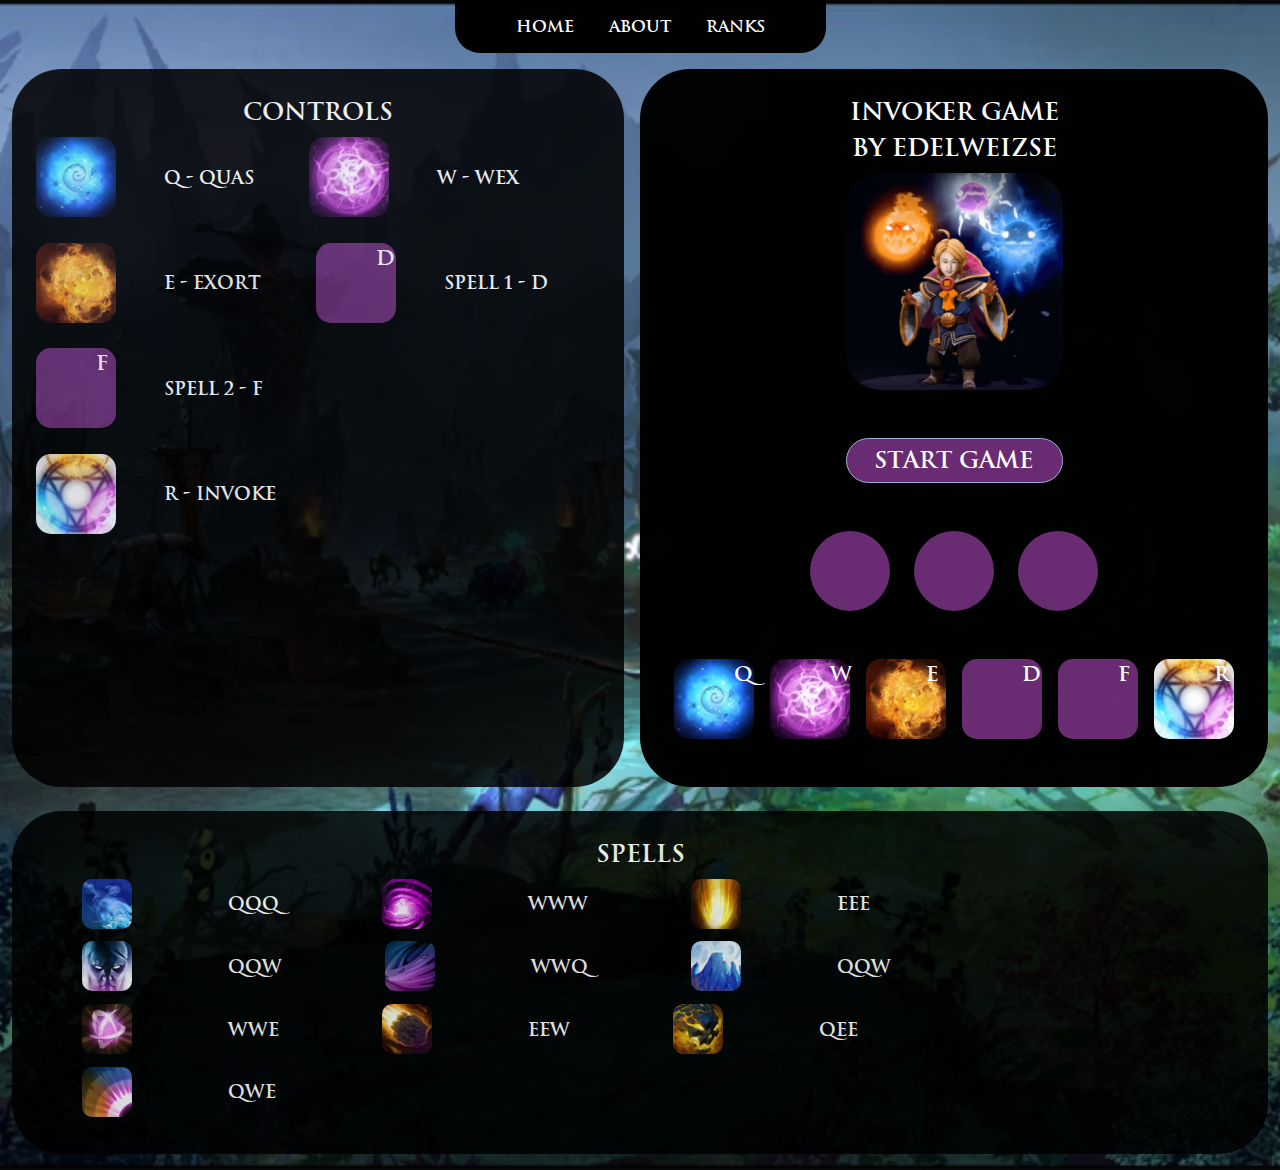
<file: index.html>
<!DOCTYPE html>
<html lang="en">
  <head>
    <meta charset="UTF-8" />
    <meta viewport="width=device-width, initial-scale=1.0" />
    <title>Invoker Game | Home</title>
    <link rel="icon" type="image/x-icon" href="./images/favicon.ico" />
    <link rel="stylesheet" href="./styles/index.css" />
    <link href="https://cdn.jsdelivr.net/npm/bootstrap@5.3.3/dist/css/bootstrap.min.css" rel="stylesheet" integrity="sha384-QWTKZyjpPEjISv5WaRU9OFeRpok6YctnYmDr5pNlyT2bRjXh0JMhjY6hW+ALEwIH" crossorigin="anonymous">
  </head>
  <body>
    <nav class="container-fluid d-flex">
      <div class="mx-auto justify-items-center px-5 py-1">
        <a href="#" class="btn text-white" onclick="loadContent('./components/startgame.html'); resetTimer()">Home</a>
        <a href="about.html" class="btn text-white" >about</a>
        <a href="ranks.html" class="btn text-white">ranks</a>
      </div>
    </nav>
    <div class="container-fluid py-3 px-4">
      <div class="row gy-4 column-gap-3">
        <div class="col-12 col-xl bg-black controls py-4">
          <div class="text-center text-white">Controls</div>
          <div class="d-block-flex container mt-2">
            <div class="d-inline-flex ctrl-text">
              <div class="spell-bar-item" data-img="./images/spheres/quas.png"></div>
              <div class="my-auto text-white px-5">q - quas</div>
            </div>
            <div class="d-inline-flex ctrl-text">
              <div class="spell-bar-item" data-img="./images/spheres/wex.png"></div>
              <div class="my-auto text-white px-5">w - wex</div>
            </div>
            <div class="d-inline-flex ctrl-text">
              <div class="spell-bar-item" data-img="./images/spheres/exort.png"></div>
              <div class="my-auto text-white px-5">e - exort</div>
            </div>
            <div class="d-inline-flex ctrl-text">
              <div class="ctrl-bar-item" text="d"></div>
              <div class="my-auto text-white px-5">spell 1 - d</div>
            </div>
            <div class="d-inline-flex ctrl-text">
              <div class="ctrl-bar-item" text="f"></div>
              <div class="my-auto text-white px-5">spell 2 - f</div>
            </div>
            <div class="d-inline-flex ctrl-text">
              <div class="spell-bar-item" data-img="./images/spheres/invoke.png"></div>
              <div class="my-auto text-white px-5">R - invoke</div>
            </div>
          </div>
        </div>
        <div class="col-12 col-xl-6 py-4 game" id="middle-area">

        </div>
        <div class="col-12 col-xl bg-black spells py-4 ">
          <div class="text-center text-white">Spells</div>
          <div class="d-block-flex container mt-2">
            <div class="d-inline-flex spells-text">
              <div class="spells-item" data-img="./images/spells/cold_snap.png"></div>
              <div class="my-auto text-white px-5 mx-5">qqq</div>
            </div>
            <div class="d-inline-flex spells-text">
              <div class="spells-item" data-img="./images/spells/emp.png"></div>
              <div class="my-auto text-white px-5 mx-5">www</div>
            </div>
            <div class="d-inline-flex spells-text">
              <div class="spells-item" data-img="./images/spells/sun_strike.png"></div>
              <div class="my-auto text-white px-5 mx-5">eee</div>
            </div>
            <div class="d-inline-flex spells-text">
              <div class="spells-item" data-img="./images/spells/ghost_walk.png"></div>
              <div class="my-auto text-white px-5 mx-5">qqw</div>
            </div>
            <div class="d-inline-flex spells-text">
              <div class="spells-item" data-img="./images/spells/tornado.png"></div>
              <div class="my-auto text-white px-5 mx-5">wwq</div>
            </div>
            <div class="d-inline-flex spells-text">
              <div class="spells-item" data-img="./images/spells/ice_wall.png"></div>
              <div class="my-auto text-white px-5 mx-5">qqw</div>
            </div>
            <div class="d-inline-flex spells-text">
              <div class="spells-item" data-img="./images/spells/alacrity.png"></div>
              <div class="my-auto text-white px-5 mx-5">wwe</div>
            </div>
            <div class="d-inline-flex spells-text">
              <div class="spells-item" data-img="./images/spells/chaos_meteor.png"></div>
              <div class="my-auto text-white px-5 mx-5">eew</div>
            </div>
            <div class="d-inline-flex spells-text">
              <div class="spells-item" data-img="./images/spells/forge_spirit.png"></div>
              <div class="my-auto text-white px-5 mx-5">qee</div>
            </div>
            <div class="d-inline-flex spells-text">
              <div class="spells-item" data-img="./images/spells/deafening_blast.png"></div>
              <div class="my-auto text-white px-5 mx-5">qwe</div>
            </div>
          </div>
        </div>
      </div>
    </div>
    <script src="script.js"></script>    
    <script src="https://cdn.jsdelivr.net/npm/@popperjs/core@2.11.8/dist/umd/popper.min.js" integrity="sha384-I7E8VVD/ismYTF4hNIPjVp/Zjvgyol6VFvRkX/vR+Vc4jQkC+hVqc2pM8ODewa9r" crossorigin="anonymous"></script>
    <script src="https://cdn.jsdelivr.net/npm/bootstrap@5.3.3/dist/js/bootstrap.min.js" integrity="sha384-0pUGZvbkm6XF6gxjEnlmuGrJXVbNuzT9qBBavbLwCsOGabYfZo0T0to5eqruptLy" crossorigin="anonymous"></script>
  </body>
</html>
</file>
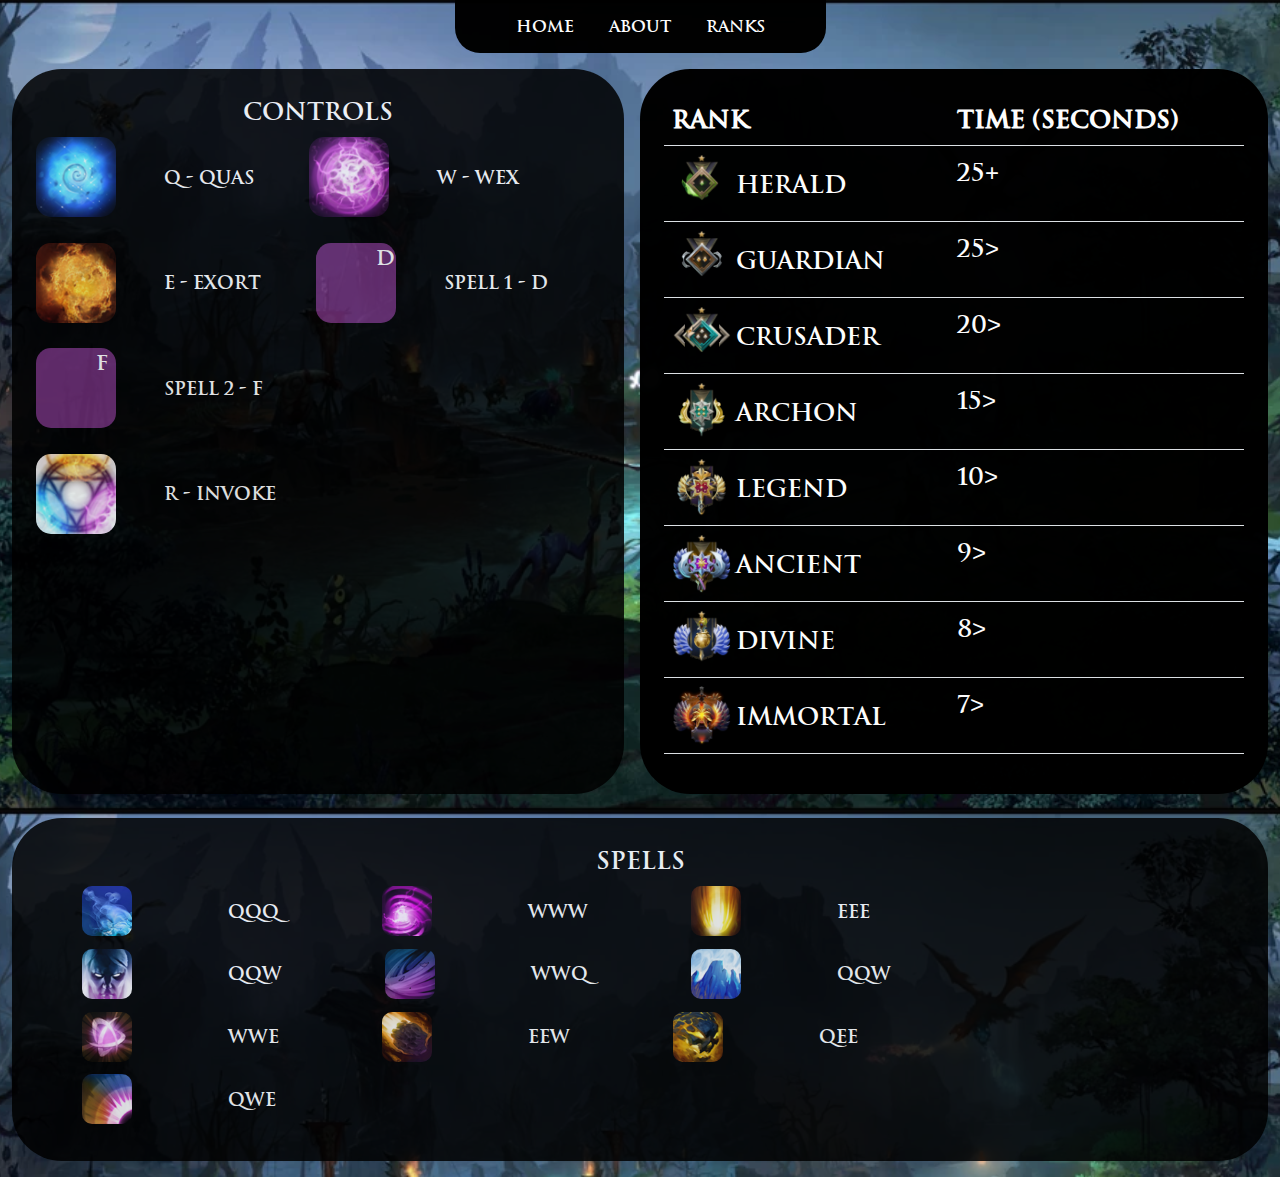
<file: ranks.html>
<!DOCTYPE html>
<html lang="en">
  <head>
    <meta charset="UTF-8" />
    <meta viewport="width=device-width, initial-scale=1.0" />
    <title>Invoker Game | About</title>
    <link rel="icon" type="image/x-icon" href="./images/favicon.ico" />
    <link rel="stylesheet" href="/styles/ranks.css" />
    <link href="https://cdn.jsdelivr.net/npm/bootstrap@5.3.3/dist/css/bootstrap.min.css" rel="stylesheet" integrity="sha384-QWTKZyjpPEjISv5WaRU9OFeRpok6YctnYmDr5pNlyT2bRjXh0JMhjY6hW+ALEwIH" crossorigin="anonymous">
  </head>
  <body>
    <nav class="container-fluid d-flex">
      <div class="mx-auto justify-items-center px-5 py-1">
        <a href="index.html" class="btn text-white" onclick="loadContent('./components/startgame.html'); resetTimer()">Home</a>
        <a href="about.html" class="btn text-white" >about</a>
        <a href="ranks.html" class="btn text-white">ranks</a>
      </div>
    </nav>
    <div class="container-fluid py-3 px-4">
      <div class="row gy-4 column-gap-3">
        <div class="col-12 col-xl bg-black controls py-4">
          <div class="text-center text-white">Controls</div>
          <div class="d-block-flex container mt-2">
            <div class="d-inline-flex ctrl-text">
              <div class="spell-bar-item" data-img="./images/spheres/quas.png"></div>
              <div class="my-auto text-white px-5">q - quas</div>
            </div>
            <div class="d-inline-flex ctrl-text">
              <div class="spell-bar-item" data-img="./images/spheres/wex.png"></div>
              <div class="my-auto text-white px-5">w - wex</div>
            </div>
            <div class="d-inline-flex ctrl-text">
              <div class="spell-bar-item" data-img="./images/spheres/exort.png"></div>
              <div class="my-auto text-white px-5">e - exort</div>
            </div>
            <div class="d-inline-flex ctrl-text">
              <div class="ctrl-bar-item" text="d"></div>
              <div class="my-auto text-white px-5">spell 1 - d</div>
            </div>
            <div class="d-inline-flex ctrl-text">
              <div class="ctrl-bar-item" text="f"></div>
              <div class="my-auto text-white px-5">spell 2 - f</div>
            </div>
            <div class="d-inline-flex ctrl-text">
              <div class="spell-bar-item" data-img="./images/spheres/invoke.png"></div>
              <div class="my-auto text-white px-5">R - invoke</div>
            </div>
          </div>
        </div>
        <div class="col-12 col-xl-6 p-4 game">
          <table class="table table-striped" id="rankTable">
            <thead>
              <tr>
                <th>Rank</th>
                <th>Time (seconds)</th>
              </tr>
            </thead>
            <tbody>

            </tbody>
        </table>
        </div>
        <div class="col-12 col-xl bg-black spells py-4 ">
          <div class="text-center text-white">Spells</div>
          <div class="d-block-flex container mt-2">
            <div class="d-inline-flex spells-text">
              <div class="spells-item" data-img="./images/spells/cold_snap.png"></div>
              <div class="my-auto text-white px-5 mx-5">qqq</div>
            </div>
            <div class="d-inline-flex spells-text">
              <div class="spells-item" data-img="./images/spells/emp.png"></div>
              <div class="my-auto text-white px-5 mx-5">www</div>
            </div>
            <div class="d-inline-flex spells-text">
              <div class="spells-item" data-img="./images/spells/sun_strike.png"></div>
              <div class="my-auto text-white px-5 mx-5">eee</div>
            </div>
            <div class="d-inline-flex spells-text">
              <div class="spells-item" data-img="./images/spells/ghost_walk.png"></div>
              <div class="my-auto text-white px-5 mx-5">qqw</div>
            </div>
            <div class="d-inline-flex spells-text">
              <div class="spells-item" data-img="./images/spells/tornado.png"></div>
              <div class="my-auto text-white px-5 mx-5">wwq</div>
            </div>
            <div class="d-inline-flex spells-text">
              <div class="spells-item" data-img="./images/spells/ice_wall.png"></div>
              <div class="my-auto text-white px-5 mx-5">qqw</div>
            </div>
            <div class="d-inline-flex spells-text">
              <div class="spells-item" data-img="./images/spells/alacrity.png"></div>
              <div class="my-auto text-white px-5 mx-5">wwe</div>
            </div>
            <div class="d-inline-flex spells-text">
              <div class="spells-item" data-img="./images/spells/chaos_meteor.png"></div>
              <div class="my-auto text-white px-5 mx-5">eew</div>
            </div>
            <div class="d-inline-flex spells-text">
              <div class="spells-item" data-img="./images/spells/forge_spirit.png"></div>
              <div class="my-auto text-white px-5 mx-5">qee</div>
            </div>
            <div class="d-inline-flex spells-text">
              <div class="spells-item" data-img="./images/spells/deafening_blast.png"></div>
              <div class="my-auto text-white px-5 mx-5">qwe</div>
            </div>
          </div>
        </div>
      </div>
    <script src="script.js"></script>
    <script>
      createRankTable();
    </script>   
    <script src="https://cdn.jsdelivr.net/npm/@popperjs/core@2.11.8/dist/umd/popper.min.js" integrity="sha384-I7E8VVD/ismYTF4hNIPjVp/Zjvgyol6VFvRkX/vR+Vc4jQkC+hVqc2pM8ODewa9r" crossorigin="anonymous"></script>
    <script src="https://cdn.jsdelivr.net/npm/bootstrap@5.3.3/dist/js/bootstrap.min.js" integrity="sha384-0pUGZvbkm6XF6gxjEnlmuGrJXVbNuzT9qBBavbLwCsOGabYfZo0T0to5eqruptLy" crossorigin="anonymous"></script>
  </body>
</html>
</file>
<file: styles/index.css>
@font-face {
  font-family: 'Trajan Bold';
  src: url(../Trajan\ Bold.ttf) format('truetype');
}

body {
  font-family: 'Trajan Bold', sans-serif !important;
  font-size: 24px !important;
  background-image: url('../images/Mid_Lane_16x9.webp');
  background-size: cover;
  background-position: center;
}

nav{
  font-size: 30px;
}

nav > div {
  background-color: black; 
  border-radius: 0 0 25px 25px;
  opacity: 0.99;
}

.controls {
  background-color: black;
  border-radius: 50px;
  opacity: 0.85;
}

.controls > * {
  opacity: 100% !important;
}

.spells {
  background-color: black;
  border-radius: 50px;
  opacity: 0.85;
}

.game {
  background-color: black;
  border-radius: 50px;
  opacity: 0.99;
}

.img-wrap {
  background-color: black;
  border-radius: 50px;
  object-fit: fill;
  border: 1px solid white;
}

.invoker {
  border-radius: 35px;
  width: 217px;
  height: 181px;
  flex-shrink: 0;
}

.start-btn {
  border-radius: 35px;
  width: 217px;
  border: 1px solid #9AB2D9;
  background: #6A2B72;
  font-size: 23px;
}

.sphere {
  border-radius: 50%;
  width: 80px;
  height: 80px;
  background: #6A2B72;
}


.spell-bar-item {
  width: 80px;
  height: 80px;
  border-radius: 15px;
  background: #6A2B72;
  position: relative;
  background-size: cover;
  background-position: center;
}

.spell-bar-item::before {
  content: attr(text);
  position: absolute;
  top: 0;
  left: 75%;
  right: 0;
  bottom: 0;
  color: white;
  font-size: 20px;
}

.ctrl-text {
  font-size: 18px !important;
  margin-bottom: 1.6rem;
}

.ctrl-bar-item {
  width: 80px;
  height: 80px;
  border-radius: 15px;
  background: #6A2B72;
  position: relative;
  background-size: cover;
  background-position: center;
}

.ctrl-bar-item::before {
  content: attr(text);
  position: absolute;
  top: 0;
  left: 75%;
  right: 0;
  bottom: 0;
  color: white;
  font-size: 20px;
}


.spells-item {
  width: 50px;
  height: 50px;
  border-radius: 10px;
  background: #6A2B72;
  position: relative;
  background-size: cover;
  background-position: center;
}

.spells-text {
  font-size: 18px !important;
  margin-bottom: 0.8rem;
}

.current-spell {
  background-color: #6A2B72;
  text-align: center;
  border-radius: 10px;
  min-width: 350px;
}

.cspell-img {
  width: 70px;
  height: 70px;
  border-radius: 10px;
  background: #6A2B72;
  background-size: cover;
  background-position: center;
}

.rank {
  border-radius: 35px;
  width: 200px;
  height: 200px;
  background-size: cover;
  background-position: center;
}

.timer {
  font-size: 40px !important;
}
</file>
<file: styles/ranks.css>
@font-face {
  font-family: 'Trajan Bold';
  src: url('../Trajan Bold.ttf') format('truetype');
}

body {
  font-family: 'Trajan Bold', sans-serif !important;
  font-size: 24px !important;
  background-image: url('../images/Mid_Lane_16x9.webp');
  background-size: cover;
  background-position: center;
  height: 811px;
}

nav{
  font-size: 30px;
}

nav > div {
  background-color: black; 
  border-radius: 0 0 25px 25px;
  opacity: 0.99;
}

.header {
  font-size: 30px !important;
}

.container {
  background-color: black;
  border-radius: 25px;
  opacity: 0.99;
}

.text {
  color: white;
  font-size: 20px;
  font-family: sans-serif;
}

.controls {
  background-color: black;
  border-radius: 50px;
  opacity: 0.85;
}

.controls > * {
  opacity: 100% !important;
}

.spells {
  background-color: black;
  border-radius: 50px;
  opacity: 0.85;
}

.game {
  background-color: black;
  border-radius: 50px;
  opacity: 0.99;
}

.spell-bar-item {
  width: 80px;
  height: 80px;
  border-radius: 15px;
  background: #6A2B72;
  position: relative;
  background-size: cover;
  background-position: center;
}

.spell-bar-item::before {
  content: attr(text);
  position: absolute;
  top: 0;
  left: 75%;
  right: 0;
  bottom: 0;
  color: white;
  font-size: 20px;
}

.ctrl-text {
  font-size: 18px !important;
  margin-bottom: 1.6rem;
}

.ctrl-bar-item {
  width: 80px;
  height: 80px;
  border-radius: 15px;
  background: #6A2B72;
  position: relative;
  background-size: cover;
  background-position: center;
}

.ctrl-bar-item::before {
  content: attr(text);
  position: absolute;
  top: 0;
  left: 75%;
  right: 0;
  bottom: 0;
  color: white;
  font-size: 20px;
}


.spells-item {
  width: 50px;
  height: 50px;
  border-radius: 10px;
  background: #6A2B72;
  position: relative;
  background-size: cover;
  background-position: center;
}

.spells-text {
  font-size: 18px !important;
  margin-bottom: 0.8rem;
}

.rank-icon {
  width: 59px; 
  margin-right: 5px; 
  vertical-align: middle; 
}
#rankTable, #rankTable > thead > tr > th, #rankTable > tbody > tr > td {
  background-color: transparent !important;
  color: white !important;
}
</file>
